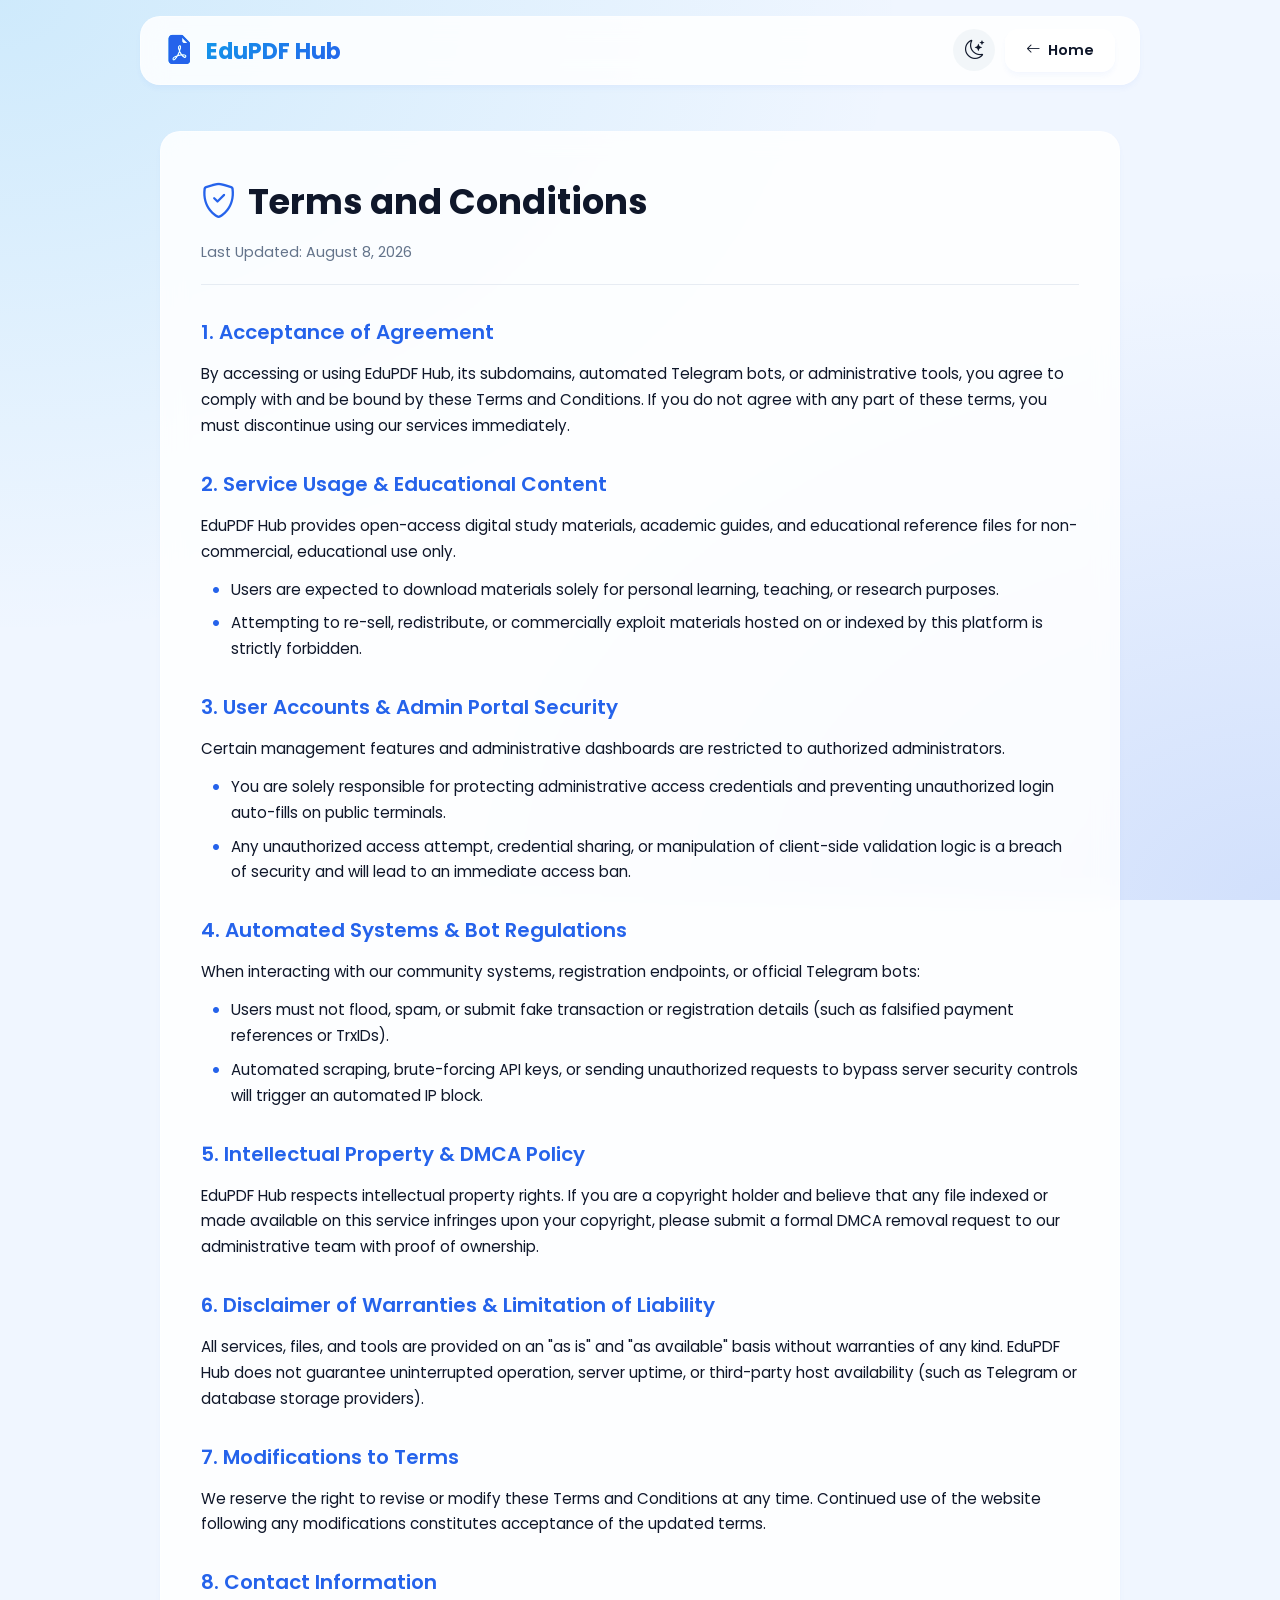
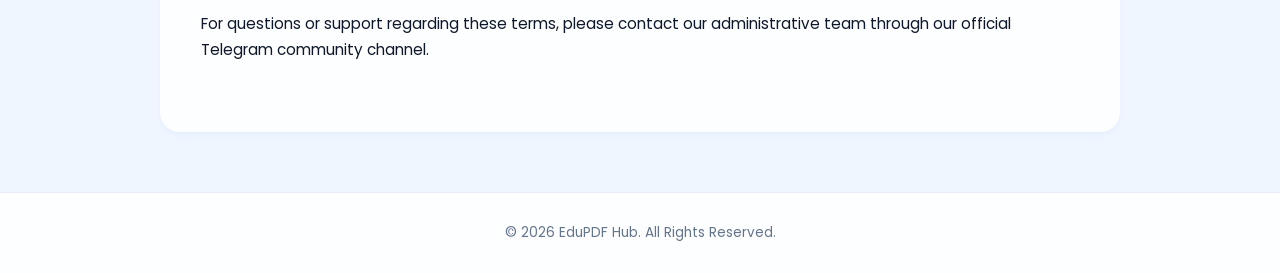
<file: Terms-and-Conditions.html>
<!DOCTYPE html>
<html lang="en" data-theme="light">
<head>
    <meta charset="UTF-8">
    <meta name="viewport" content="width=device-width, initial-scale=1.0">
    <title>Terms and Conditions - EduPDF Hub</title>
    
    <!-- Meta Tags -->
    <meta name="description" content="Terms and Conditions for using EduPDF Hub services, automated tools, and content access.">
    <meta name="robots" content="index, follow">

    <!-- Google Fonts & Bootstrap Icons -->
    <link rel="preconnect" href="https://fonts.googleapis.com">
    <link rel="preconnect" href="https://fonts.gstatic.com" crossorigin>
    <link href="https://fonts.googleapis.com/css2?family=Poppins:wght@300;400;500;600;700&display=swap" rel="stylesheet">
    <link rel="stylesheet" href="https://cdn.jsdelivr.net/npm/bootstrap-icons@1.11.1/font/bootstrap-icons.css">

    <style>
        :root {
            --primary-gradient: linear-gradient(135deg, #0ea5e9 0%, #2563eb 100%);
            --primary: #2563eb;
            --bg-body: #f0f6ff;
            --bg-card: rgba(255, 255, 255, 0.85);
            --bg-input: rgba(241, 245, 249, 0.9);
            --text-main: #0f172a;
            --text-muted: #64748b;
            --text-inverse: #ffffff;
            --border-color: rgba(226, 232, 240, 0.8);
            --glass-border: rgba(255, 255, 255, 0.4);
            --shadow-sm: 0 4px 6px -1px rgba(37, 99, 235, 0.05);
            --shadow-lg: 0 20px 25px -5px rgba(37, 99, 235, 0.15);
            --radius-md: 14px;
            --radius-lg: 20px;
            --radius-full: 9999px;
            --transition: all 0.3s cubic-bezier(0.4, 0, 0.2, 1);
        }

        [data-theme="dark"] {
            --bg-body: #0b1120;
            --bg-card: rgba(30, 41, 59, 0.7);
            --bg-input: rgba(15, 23, 42, 0.8);
            --text-main: #f8fafc;
            --text-muted: #94a3b8;
            --border-color: rgba(51, 65, 85, 0.8);
            --glass-border: rgba(255, 255, 255, 0.08);
            --shadow-lg: 0 20px 25px -5px rgba(0, 0, 0, 0.5);
        }

        * {
            box-sizing: border-box;
            margin: 0;
            padding: 0;
            font-family: 'Poppins', sans-serif;
            -webkit-tap-highlight-color: transparent;
        }

        body {
            background: var(--bg-body);
            color: var(--text-main);
            min-height: 100vh;
            display: flex;
            flex-direction: column;
            overflow-x: hidden;
            transition: background-color 0.3s ease, color 0.3s ease;
            background-image: 
                radial-gradient(at 0% 0%, rgba(14, 165, 233, 0.15) 0px, transparent 50%),
                radial-gradient(at 100% 100%, rgba(37, 99, 235, 0.15) 0px, transparent 50%);
            background-attachment: fixed;
        }

        a {
            color: inherit;
            text-decoration: none;
        }

        .glass {
            background: var(--bg-card);
            backdrop-filter: blur(12px);
            -webkit-backdrop-filter: blur(12px);
            border: 1px solid var(--glass-border);
            box-shadow: var(--shadow-sm);
        }

        .container {
            width: 100%;
            max-width: 1000px;
            margin: 0 auto;
            padding: 0 20px;
        }

        /* Navbar */
        .navbar {
            position: sticky;
            top: 0;
            z-index: 1000;
            padding: 16px 0;
        }

        .navbar-content {
            display: flex;
            align-items: center;
            justify-content: space-between;
            border-radius: var(--radius-lg);
            padding: 12px 24px;
        }

        .brand-logo {
            display: flex;
            align-items: center;
            gap: 12px;
            font-size: 1.4rem;
            font-weight: 700;
            background: var(--primary-gradient);
            -webkit-background-clip: text;
            -webkit-text-fill-color: transparent;
        }

        .brand-logo i {
            font-size: 1.8rem;
            color: var(--primary);
            -webkit-text-fill-color: initial;
        }

        .icon-btn {
            width: 42px;
            height: 42px;
            border-radius: var(--radius-full);
            display: flex;
            align-items: center;
            justify-content: center;
            font-size: 1.2rem;
            color: var(--text-main);
            background: var(--bg-input);
            border: none;
            cursor: pointer;
            transition: var(--transition);
        }

        .icon-btn:hover {
            transform: translateY(-2px);
            color: var(--primary);
        }

        .btn {
            padding: 10px 20px;
            border-radius: var(--radius-md);
            font-weight: 600;
            display: inline-flex;
            align-items: center;
            gap: 8px;
            transition: var(--transition);
        }

        /* Main Terms Content */
        .content-card {
            margin: 30px 0 60px 0;
            padding: 40px;
            border-radius: var(--radius-lg);
            line-height: 1.7;
        }

        .page-title {
            font-size: 2.2rem;
            font-weight: 700;
            margin-bottom: 8px;
            display: flex;
            align-items: center;
            gap: 12px;
        }

        .page-title i {
            color: var(--primary);
        }

        .last-updated {
            color: var(--text-muted);
            font-size: 0.9rem;
            margin-bottom: 30px;
            padding-bottom: 20px;
            border-bottom: 1px solid var(--border-color);
        }

        .terms-section {
            margin-bottom: 28px;
        }

        .terms-section h2 {
            font-size: 1.25rem;
            font-weight: 600;
            margin-bottom: 12px;
            color: var(--primary);
            display: flex;
            align-items: center;
            gap: 8px;
        }

        .terms-section p, .terms-section ul {
            color: var(--text-main);
            font-size: 0.95rem;
            margin-bottom: 12px;
        }

        .terms-section ul {
            list-style: none;
            padding-left: 10px;
        }

        .terms-section ul li {
            position: relative;
            padding-left: 20px;
            margin-bottom: 8px;
        }

        .terms-section ul li::before {
            content: "•";
            color: var(--primary);
            font-weight: bold;
            font-size: 1.2rem;
            position: absolute;
            left: 0;
            top: -2px;
        }

        /* Footer */
        footer {
            margin-top: auto;
            padding: 30px 0;
            border-top: 1px solid var(--border-color);
            background: var(--bg-card);
            text-align: center;
            color: var(--text-muted);
            font-size: 0.85rem;
        }

        @media (max-width: 600px) {
            .content-card { padding: 24px; }
            .page-title { font-size: 1.75rem; }
        }
    </style>
</head>
<body>

    <!-- Header / Navbar -->
    <header class="container navbar">
        <nav class="navbar-content glass">
            <a href="index.html" class="brand-logo">
                <i class="bi bi-file-earmark-pdf-fill"></i>
                EduPDF Hub
            </a>
            <div style="display: flex; gap: 10px;">
                <button class="icon-btn" id="themeToggleBtn" title="Toggle Theme" onclick="toggleTheme()">
                    <i class="bi bi-moon-stars"></i>
                </button>
                <a href="index.html" class="btn glass" style="font-size: 0.9rem;">
                    <i class="bi bi-arrow-left"></i> Home
                </a>
            </div>
        </nav>
    </header>

    <!-- Main Terms Document -->
    <main class="container">
        <div class="content-card glass">
            <h1 class="page-title">
                <i class="bi bi-shield-check"></i> Terms and Conditions
            </h1>
            <div class="last-updated">
                Last Updated: August 8, 2026
            </div>

            <div class="terms-section">
                <h2>1. Acceptance of Agreement</h2>
                <p>By accessing or using EduPDF Hub, its subdomains, automated Telegram bots, or administrative tools, you agree to comply with and be bound by these Terms and Conditions. If you do not agree with any part of these terms, you must discontinue using our services immediately.</p>
            </div>

            <div class="terms-section">
                <h2>2. Service Usage & Educational Content</h2>
                <p>EduPDF Hub provides open-access digital study materials, academic guides, and educational reference files for non-commercial, educational use only.</p>
                <ul>
                    <li>Users are expected to download materials solely for personal learning, teaching, or research purposes.</li>
                    <li>Attempting to re-sell, redistribute, or commercially exploit materials hosted on or indexed by this platform is strictly forbidden.</li>
                </ul>
            </div>

            <div class="terms-section">
                <h2>3. User Accounts & Admin Portal Security</h2>
                <p>Certain management features and administrative dashboards are restricted to authorized administrators.</p>
                <ul>
                    <li>You are solely responsible for protecting administrative access credentials and preventing unauthorized login auto-fills on public terminals.</li>
                    <li>Any unauthorized access attempt, credential sharing, or manipulation of client-side validation logic is a breach of security and will lead to an immediate access ban.</li>
                </ul>
            </div>

            <div class="terms-section">
                <h2>4. Automated Systems & Bot Regulations</h2>
                <p>When interacting with our community systems, registration endpoints, or official Telegram bots:</p>
                <ul>
                    <li>Users must not flood, spam, or submit fake transaction or registration details (such as falsified payment references or TrxIDs).</li>
                    <li>Automated scraping, brute-forcing API keys, or sending unauthorized requests to bypass server security controls will trigger an automated IP block.</li>
                </ul>
            </div>

            <div class="terms-section">
                <h2>5. Intellectual Property & DMCA Policy</h2>
                <p>EduPDF Hub respects intellectual property rights. If you are a copyright holder and believe that any file indexed or made available on this service infringes upon your copyright, please submit a formal DMCA removal request to our administrative team with proof of ownership.</p>
            </div>

            <div class="terms-section">
                <h2>6. Disclaimer of Warranties & Limitation of Liability</h2>
                <p>All services, files, and tools are provided on an "as is" and "as available" basis without warranties of any kind. EduPDF Hub does not guarantee uninterrupted operation, server uptime, or third-party host availability (such as Telegram or database storage providers).</p>
            </div>

            <div class="terms-section">
                <h2>7. Modifications to Terms</h2>
                <p>We reserve the right to revise or modify these Terms and Conditions at any time. Continued use of the website following any modifications constitutes acceptance of the updated terms.</p>
            </div>

            <div class="terms-section">
                <h2>8. Contact Information</h2>
                <p>For questions or support regarding these terms, please contact our administrative team through our official Telegram community channel.</p>
            </div>
        </div>
    </main>

    <!-- Footer -->
    <footer>
        <div class="container">
            &copy; 2026 EduPDF Hub. All Rights Reserved.
        </div>
    </footer>

    <!-- Theme Switcher Script -->
    <script>
        function toggleTheme() {
            const current = document.documentElement.getAttribute('data-theme');
            const target = current === 'dark' ? 'light' : 'dark';
            document.documentElement.setAttribute('data-theme', target);
            const icon = document.querySelector('#themeToggleBtn i');
            icon.className = target === 'dark' ? 'bi bi-sun' : 'bi bi-moon-stars';
        }
    </script>
</body>
</html>
</file>
